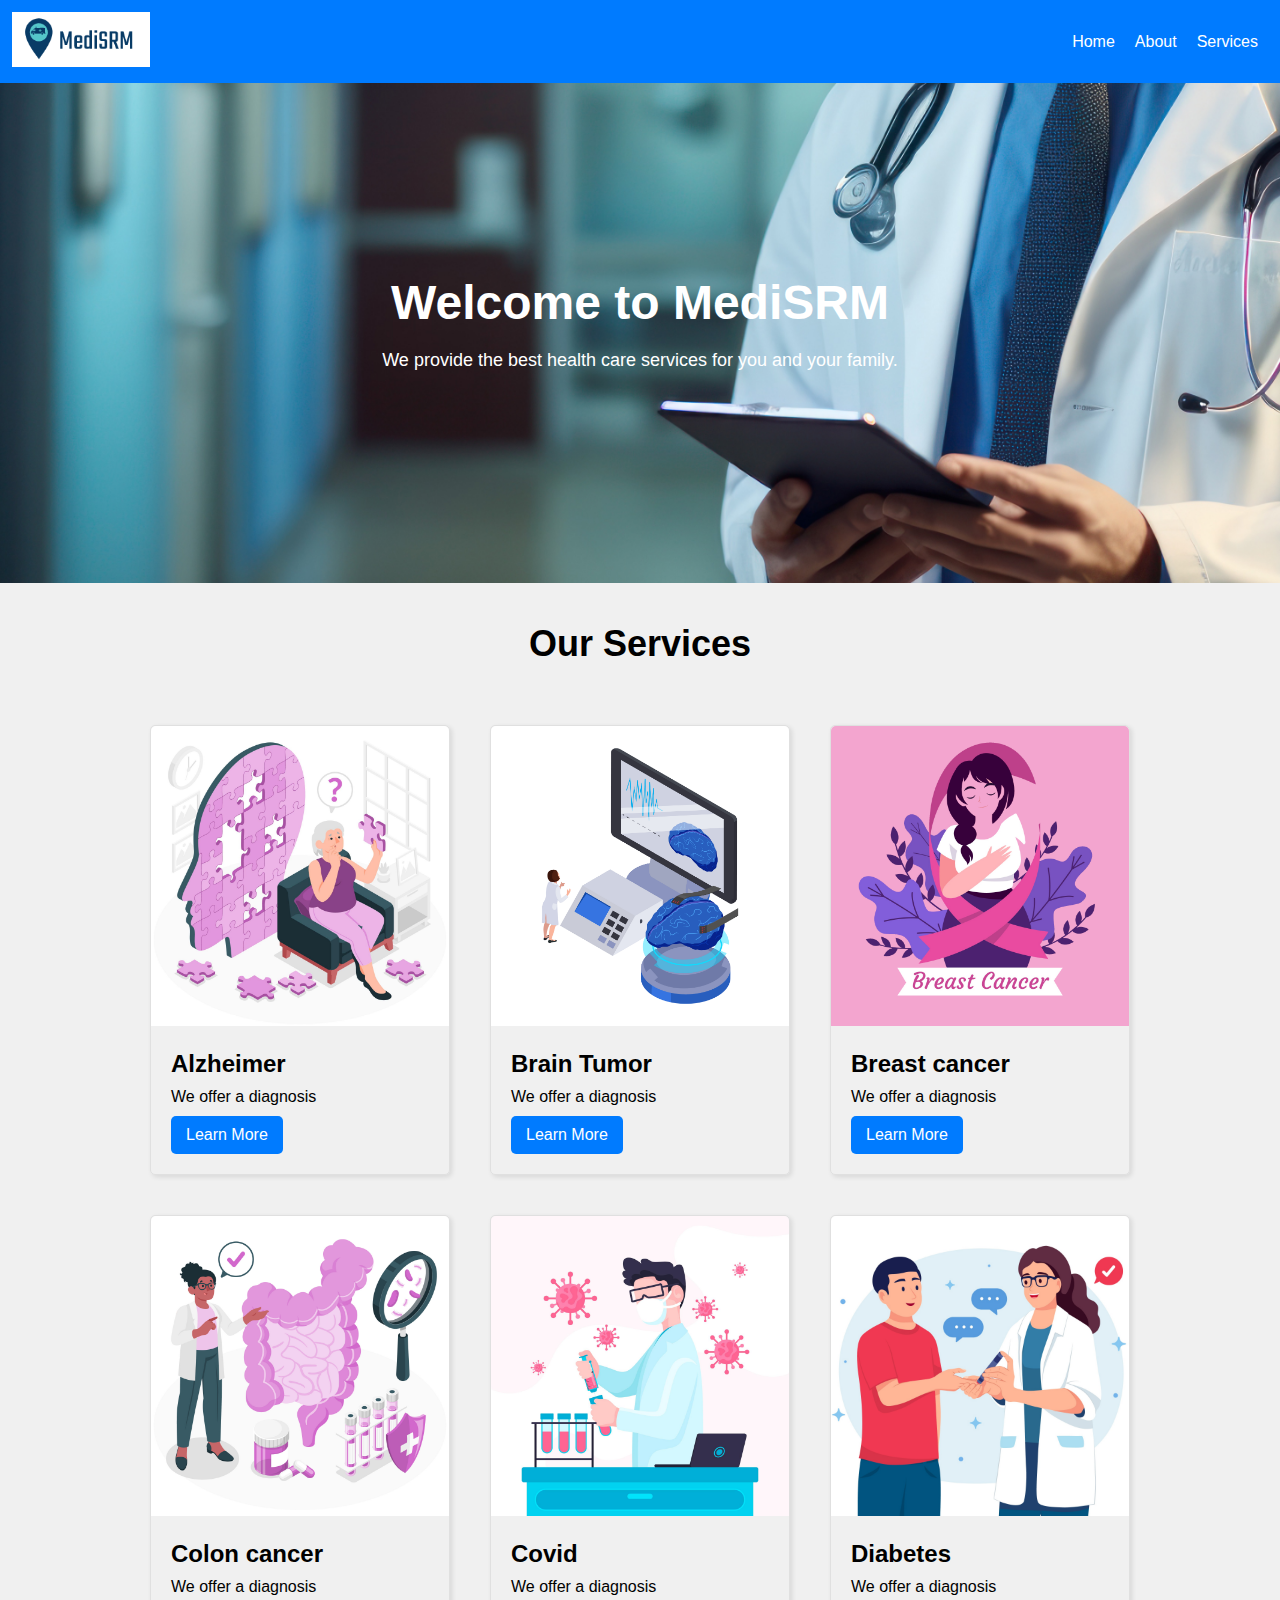
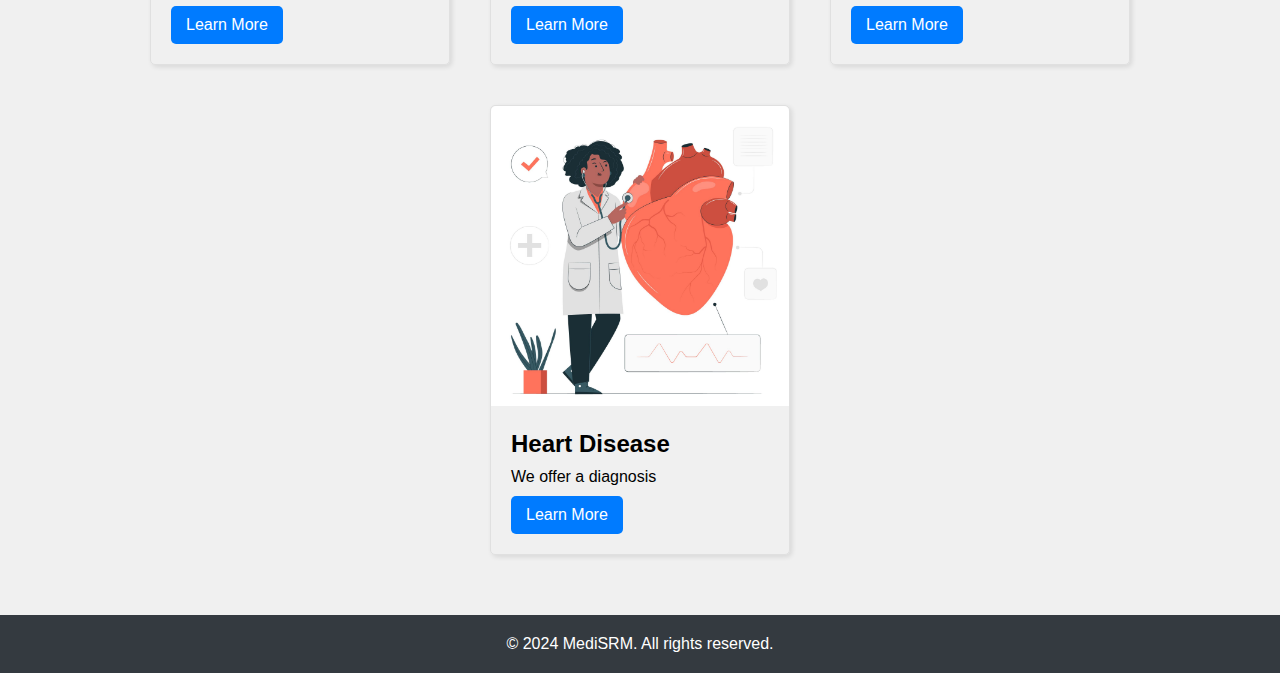
<file: templates/index.html>
<!DOCTYPE html>
<html lang="en">
<head>
    <meta charset="UTF-8">
    <meta name="viewport" content="width=device-width, initial-scale=1.0">
    <title>MediCare</title>
    <link rel="stylesheet" href="../static/css/styles.css">
</head>
<body>
    <div class="container">
        <div class="navbar">
            <div class="logo">
                <img src="../static/logo.png" alt="MediCare Logo">
            </div>
            <div class="menu">
                <a href="#">Home</a>
                <a href="#">About</a>
                <a href="#services">Services</a>
            </div>
        </div>
        <div class="banner">
            <h1>Welcome to MediSRM</h1>
            <p>We provide the best health care services for you and your family.</p>
        </div>
        <div class="services" id="services">
            <h2>Our Services</h2>
            <div class="grid">
                <div class="card">
                    <img src="../static/6215957.jpg" alt="alzheimer">
                    <div class="content">
                        <h3>Alzheimer</h3>
                        <p>We offer a diagnosis</p>
                        <a href="/alzheimer">Learn More</a>
                    </div>
                </div>
                <div class="card">
                    <img src="../static/brain_tumor.jpg" alt="brain_tumor">
                    <div class="content">
                        <h3>Brain Tumor</h3>
                        <p>We offer a diagnosis</p>
                        <a href="/brain_tumor">Learn More</a>
                    </div>
                </div>
                <div class="card">
                    <img src="/static/brest.png" alt="breast">
                    <div class="content">
                        <h3>Breast cancer</h3>
                        <p>We offer a diagnosis</p>
                        <a href="/breast">Learn More</a>
                    </div>
                </div>
                <div class="card">
                    <img src="/static/colon.jpg" alt="colon">
                    <div class="content">
                        <h3>Colon cancer</h3>
                        <p>We offer a diagnosis</p>
                        <a href="/colon">Learn More</a>
                    </div>
                </div>
                <div class="card">
                    <img src="/static/covid.jpg" alt="covid">
                    <div class="content">
                        <h3>Covid</h3>
                        <p>We offer a diagnosis</p>
                        <a href="/covid">Learn More</a>
                    </div>
                </div>
                <div class="card">
                    <img src="/static/diabetes.png" alt="diabetes">
                    <!-- <a href="https://www.freepik.com/free-vector/blood-glucose-monitoring-device_31135508.htm#query=diabetes%20logo&position=14&from_view=search&track=ais&uuid=6e3c3026-597f-4f1d-ae39-27c67f70b6c8">Image by brgfx</a> on Freepik -->
                    <div class="content">
                        <h3>Diabetes</h3>
                        <p>We offer a diagnosis</p>
                        <a href="/diabetes">Learn More</a>
                    </div>
                </div>
                <div class="card">
                    <img src="../static/heart2.jpg" alt="heart">
                    <div class="content">
                        <h3>Heart Disease</h3>
                        <p>We offer a diagnosis</p>
                        <a href="/heart">Learn More</a>
                    </div>
                </div>
            </div>
        </div>

        <script src="https://cdn.jsdelivr.net/npm/bootstrap@5.0.0-beta3/dist/js/bootstrap.bundle.min.js"
        integrity="sha384-JEW9xMcG8R+pH31jmWH6WWP0WintQrMb4s7ZOdauHnUtxwoG2vI5DkLtS3qm9Ekf"
        crossorigin="anonymous"></script>

        <div class="footer">
            <p>© 2024 MediSRM. All rights reserved.</p>
        </div>
    </div>
</body>
</html>
</file>
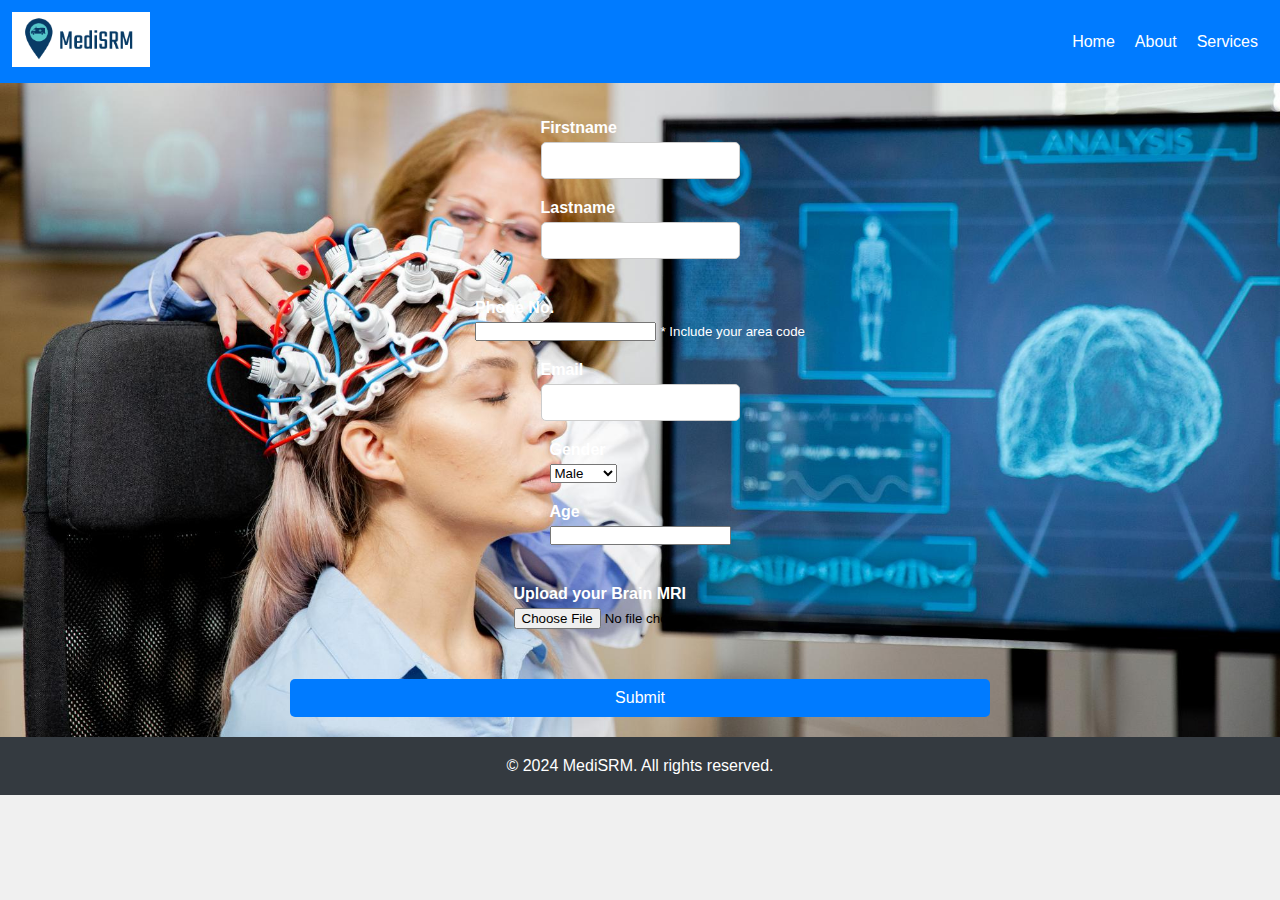
<file: templates/brain_tumor.html>
<!DOCTYPE html>
<html lang="en" class="eye">
<head>
    <meta charset="UTF-8">
    <meta name="viewport" content="width=device-width, initial-scale=1.0">
    <title>Brain Tumor | MediSRM</title>
    <!-- Bootstrap CSS -->
    <link href="https://cdn.jsdelivr.net/npm/bootstrap@5.0.0-beta3/dist/css/bootstrap.min.css" rel="stylesheet"
        integrity="sha384-eOJMYsd53ii+scO/bJGFsiCZc+5NDVN2yr8+0RDqr0Ql0h+rP48ckxlpbzKgwra6" crossorigin="anonymous">
    <link rel="stylesheet" href="../static/css/styles.css">
    <style>
        form {
            background-image: url("../static/brain_tumor_2.jpg");
        }
        mark {
            background-color: pink;
            color: white;
        }
    </style>
</head>
<body>
    <div>
        <header class="navbar eye">
            <div class="logo">
                <img src="/static/logo.png" alt="MediCare Logo">
            </div>
            <div class="menu">
                <a href="index.html">Home</a>
                <a href="#">About</a>
                <a href="index.html#services">Services</a>
            </div>
        </header>

        <form action='resultbt' class='main-form needs-validation' method="POST" enctype="multipart/form-data">
            <br><br>
            <div class="row">
                <div class="col">
                    <div class='form-group'>
                        <label for="firstname">Firstname</label>
                        <input type="text" name="firstname" id="firstname" class="form-control" required='True'>
                    </div>
                </div>
                <div class="col">
                    <div class='form-group'>
                        <label for="lastname">Lastname</label>
                        <input type="text" name="lastname" id="lastname" class="form-control" required='True'>
                    </div>
                </div>
            </div>
    
    
            <div class='form-group'>
                <label for="phone">Phone No.</label>
                <input type="number" name="phone" id="phone" class="form-control" required='True'>
                <small class='form-text ' style='color: #FFFFFF;'>* Include your area code</small>
            </div>
    
    
            <div class='form-group'>
                <label for="email">Email</label>
                <input type="email" name="email" id="email" class="form-control" required='True'>
            </div>
    
    
            <div class="row">
                <div class="col">
                    <div class="form-group">
                        <label for="gender">Gender</label>
                        <select name="gender" id="gender" class="form-control" required='True'>
                            <option value="male">Male</option>
                            <option value="female">Female</option>
                        </select>
                    </div>
                </div>
                <div class="col">
                    <div class='form-group'>
                        <label for="age">Age</label>
                        <input type="number" name="age" id="age" class="form-control" required='True'>
                    </div>
                </div>
            </div>
    
            <div class='form-group'>
                <label for="inputGroupFile02">Upload your Brain MRI </label>
                <input type="file" class="form-control" id="file" name='file'>
            </div>
    
    
            <div class='text-center'>
                <button type='submit' class='btn btn-outline-success' style='width:700px;margin-top: 30px;'> Submit
                </button>
            </div>
    
    
        </form>
        <footer class="footer eye">
            <p>© 2024 MediSRM. All rights reserved.</p>
        </footer>
    </div>
</body>
</html>
</file>
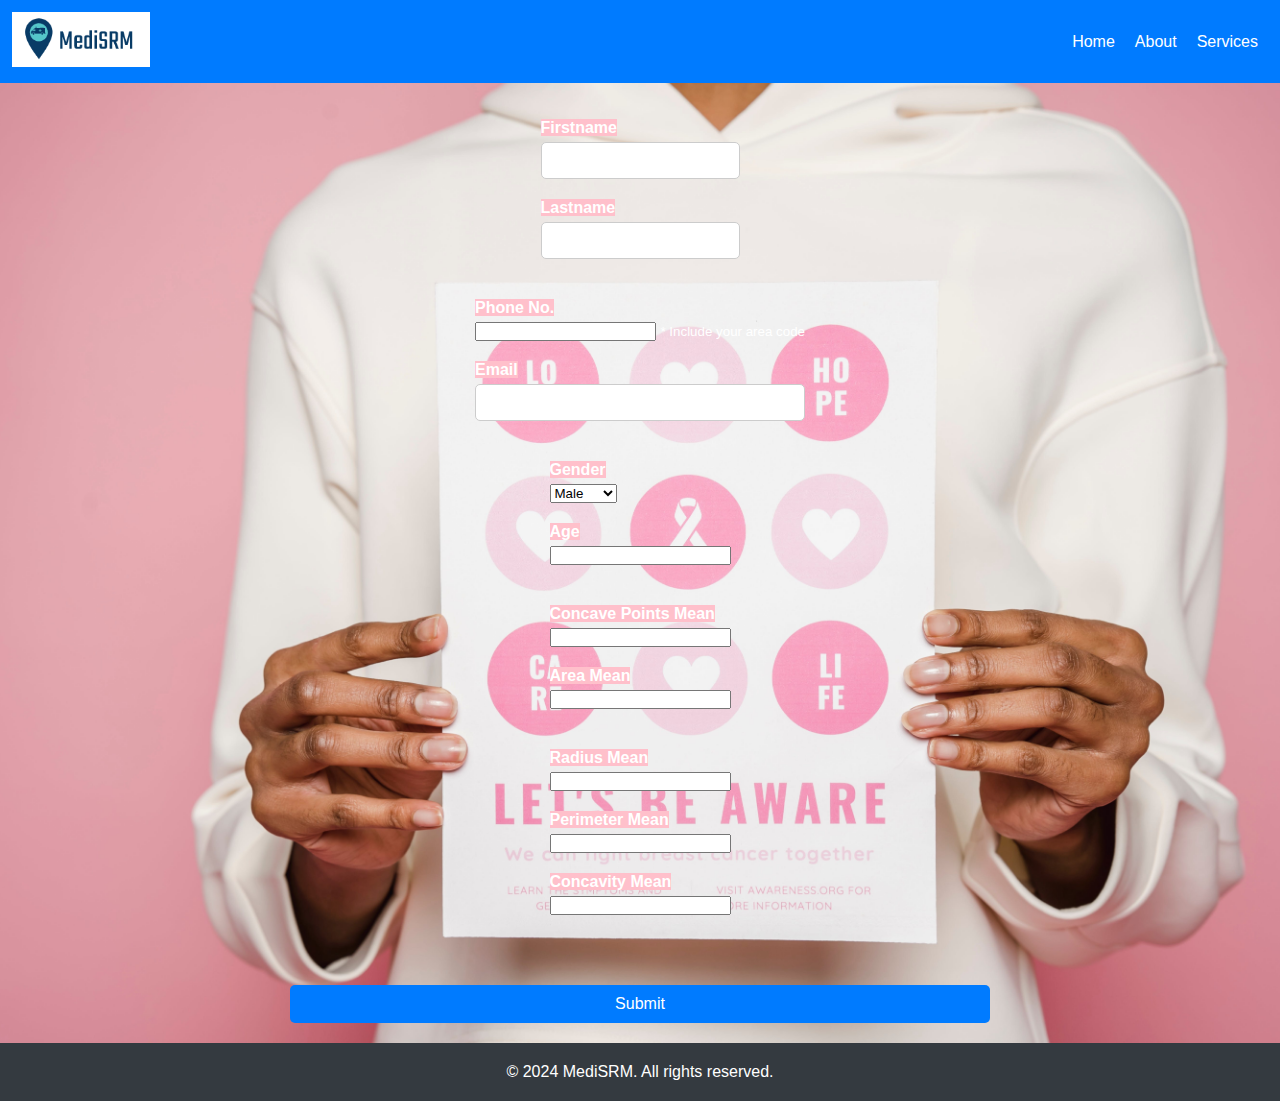
<file: templates/breast.html>
<!DOCTYPE html>
<html lang="en" class="eye">
<head>
    <meta charset="UTF-8">
    <meta name="viewport" content="width=device-width, initial-scale=1.0">
    <title>Breast Cancer | MediCare</title>
    <!-- Bootstrap CSS -->
    <link href="https://cdn.jsdelivr.net/npm/bootstrap@5.0.0-beta3/dist/css/bootstrap.min.css" rel="stylesheet"
        integrity="sha384-eOJMYsd53ii+scO/bJGFsiCZc+5NDVN2yr8+0RDqr0Ql0h+rP48ckxlpbzKgwra6" crossorigin="anonymous">
    <link rel="stylesheet" href="../static/css/styles.css">
    <style>
        form {
            background-image: url("../static/breast/breast_cancer_2.jpg");
        }
        mark {
            background-color: pink;
            color: white;
        }
    </style>
</head>
<body>
    <div>
        <header class="navbar eye">
            <div class="logo">
                <img src="../static/logo.png" alt="MediCare Logo">
            </div>
            <div class="menu">
                <a href="index.html">Home</a>
                <a href="#">About</a>
                <a href="index.html#services">Services</a>
            </div>
        </header>

        <form action='resultb' class='main-form needs-validation' method="POST" enctype="multipart/form-data">
            <br><br>
            <div class="row">
                <div class="col">
                    <div class='form-group'>
                        <label for="firstname"><mark>Firstname</mark></label>
                        <input type="text" name="firstname" id="firstname" class="form-control" required='True'>
                    </div>
                </div>
                <div class="col">
                    <div class='form-group'>
                        <label for="lastname"><mark>Lastname</mark></label>
                        <input type="text" name="lastname" id="lastname" class="form-control" required='True'>
                    </div>
                </div>
            </div>
    
            <div class="row">
                <div class='col'>
                    <label for="phone"><mark>Phone No.</mark></label>
                    <input type="number" name="phone" id="phone" class="form-control" required='True'>
                    <small class='form-text ' style='color: #FFFFFF;'>* Include your area code</small>
                </div>
    
    
                <div class='col'>
                    <label for="email"><mark>Email</mark></label>
                    <input type="email" name="email" id="email" class="form-control" required='True'>
                </div>
            </div>
    
    
            <div class="row">
                <div class="col">
                    <div class="form-group">
                        <label for="gender"><mark>Gender</mark></label>
                        <select name="gender" id="gender" class="form-control" required='True'>
                            <option value="male">Male</option>
                            <option value="female">Female</option>
                        </select>
                    </div>
                </div>
                <div class="col">
                    <div class='form-group'>
                        <label for="age"><mark>Age</mark></label>
                        <input type="number" name="age" id="age" class="form-control" required='True'>
                    </div>
                </div>
            </div>
    
            <div class="row">
                <div class="col">
                    <div class="form-group">
                        <label for="concave_points_mean"><mark>Concave Points Mean</mark></label>
                        <input type="number" step="any" name="concave_points_mean" id="concave_points_mean" class="form-control"
                            required='True'>
                    </div>
                </div>
                <div class="col">
                    <div class='form-group'>
                        <label for="area_mean"><mark>Area Mean</mark></label>
                        <input type="number" step="any" name="area_mean" id="area_mean" class="form-control" required='True'>
                    </div>
                </div>
            </div>
    
            <div class="row">
                <div class="col">
                    <div class="form-group">
                        <label for="radius_mean"><mark>Radius Mean</mark></label>
                        <input type="number" step="any" name="radius_mean" id="radius_mean" class="form-control" required='True'>
                    </div>
                </div>
                <div class="col">
                    <div class='form-group'>
                        <label for="perimeter_mean"><mark>Perimeter Mean</mark></label>
                        <input type="number" step="any" name="perimeter_mean" id="perimeter_mean" class="form-control" required='True'>
                    </div>
                </div>
                <div class="col">
                    <div class='form-group'>
                        <label for="concavity_mean"><mark>Concavity Mean</mark></label>
                        <input type="number" step="any" name="concavity_mean" id="concavity_mean" class="form-control" required='True'>
                    </div>
                </div>
            </div>
    
    
            <div class='text-center'>
                <button type='submit' class='btn btn-outline-success' style='width:700px;margin-top: 30px;'> Submit
                </button>
            </div>
    
    
    
        </form>
        <footer class="footer eye">
            <p>© 2024 MediSRM. All rights reserved.</p>
        </footer>
    </div>
</body>
</html>
</file>
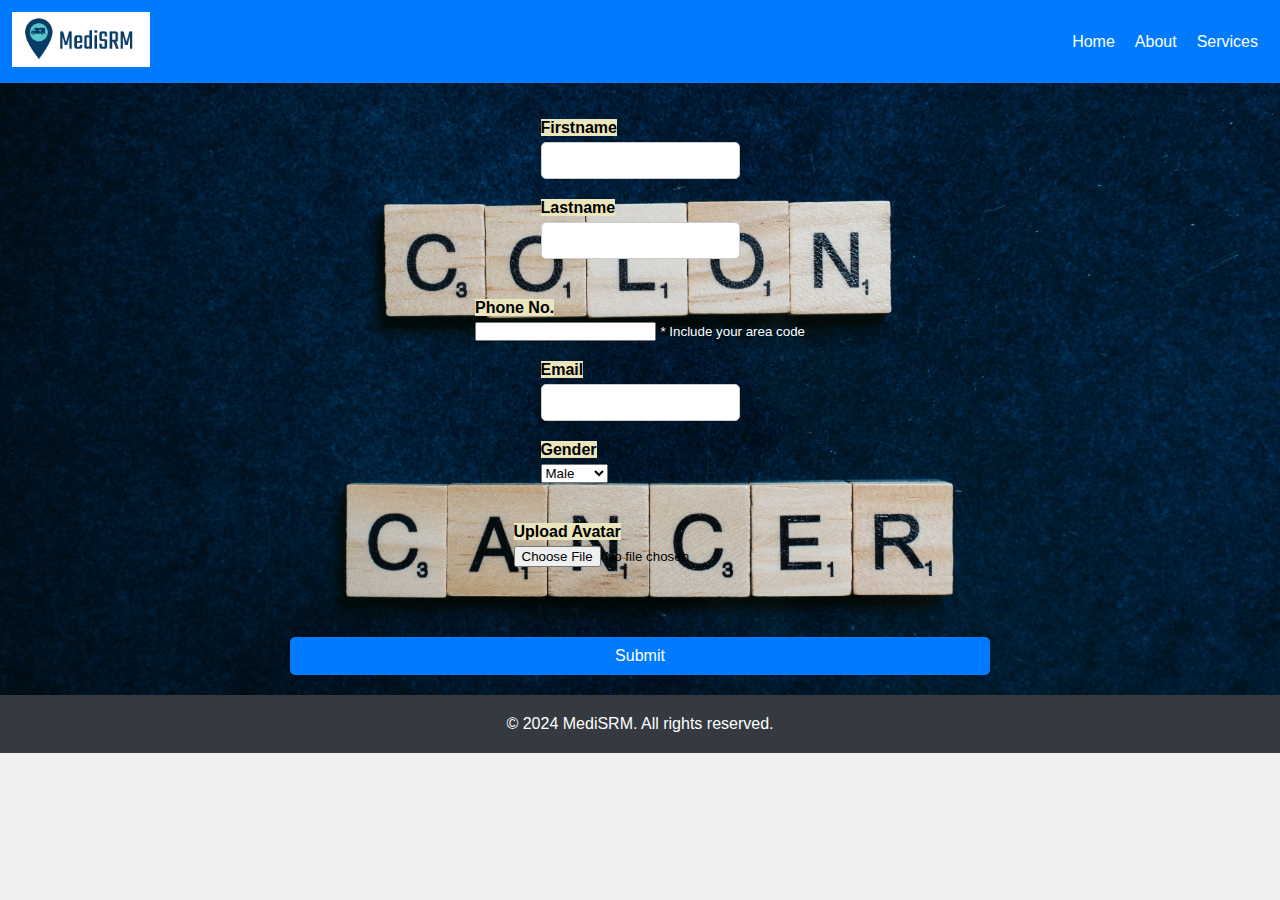
<file: templates/colon.html>
<!DOCTYPE html>
<html lang="en" class="eye">
<head>
    <meta charset="UTF-8">
    <meta name="viewport" content="width=device-width, initial-scale=1.0">
    <title>Colon Cancer | MediSRM</title>
    <!-- Bootstrap CSS -->
    <link href="https://cdn.jsdelivr.net/npm/bootstrap@5.0.0-beta3/dist/css/bootstrap.min.css" rel="stylesheet"
        integrity="sha384-eOJMYsd53ii+scO/bJGFsiCZc+5NDVN2yr8+0RDqr0Ql0h+rP48ckxlpbzKgwra6" crossorigin="anonymous">
    <link rel="stylesheet" href="../static/css/styles.css">
    <style>
        form {
            background-image: url("/static/colon/colon_cancer.jpg");
        }
        mark {
            background-color: #EAE5BC;
            color: black;
        }
    </style>
</head>
<body>
    <div>
        <header class="navbar eye">
            <div class="logo">
                <img src="../static/logo.png" alt="MediCare Logo">
            </div>
            <div class="menu">
                <a href="index.html">Home</a>
                <a href="#">About</a>
                <a href="index.html#services">Services</a>
            </div>
        </header>

        <form action='resultco' class='main-form needs-validation' method="POST">
            <br><br>
            <div class="row">
                <div class="col">
                    <div class='form-group'>
                        <label for="firstname"><mark>Firstname</mark></label>
                        <input type="text" name="firstname" id="firstname" class="form-control" required='True'>
                    </div>
                </div>
                <div class="col">
                    <div class='form-group'>
                        <label for="lastname"><mark>Lastname</mark></label>
                        <input type="text" name="lastname" id="lastname" class="form-control" required='True'>
                    </div>
                </div>
            </div>
    
            <div class='form-group'>
                <label for="phone"><mark>Phone No.</mark></label>
                <input type="number" name="phone" id="phone" class="form-control" required='True'>
                <small class='form-text ' style='color: #FFFFFF;'>* Include your area code</small>
            </div>
    
            <div class="row">
                <div class="col">
                    <div class='form-group'>
                        <label for="email"><mark>Email</mark></label>
                        <input type="email" name="email" id="email" class="form-control" required='True'>
                    </div>
                </div>
                <div class="col">
                    <div class="form-group">
                        <label for="gender"><mark>Gender</mark></label>
                        <select name="gender" id="gender" class="form-control" required='True'>
                            <option value="male">Male</option>
                            <option value="female">Female</option>
                        </select>
                    </div>
                </div>
            </div>
    
            <div class="row">
                <div class="form-group">
                    <label for="avatar"><mark>Upload Avatar</mark></label>
                    <input type="file" name="avatar" accept="image/*">
                </div>
            </div>

            <div class='text-center'>
                <button type='submit' class='btn btn-outline-success' style='width:700px;margin-top: 30px;'> Submit
                </button>
            </div>
    
    
        </form>
        <footer class="footer eye">
            <p>© 2024 MediSRM. All rights reserved.</p>
        </footer>
    </div>
</body>
</html>
</file>
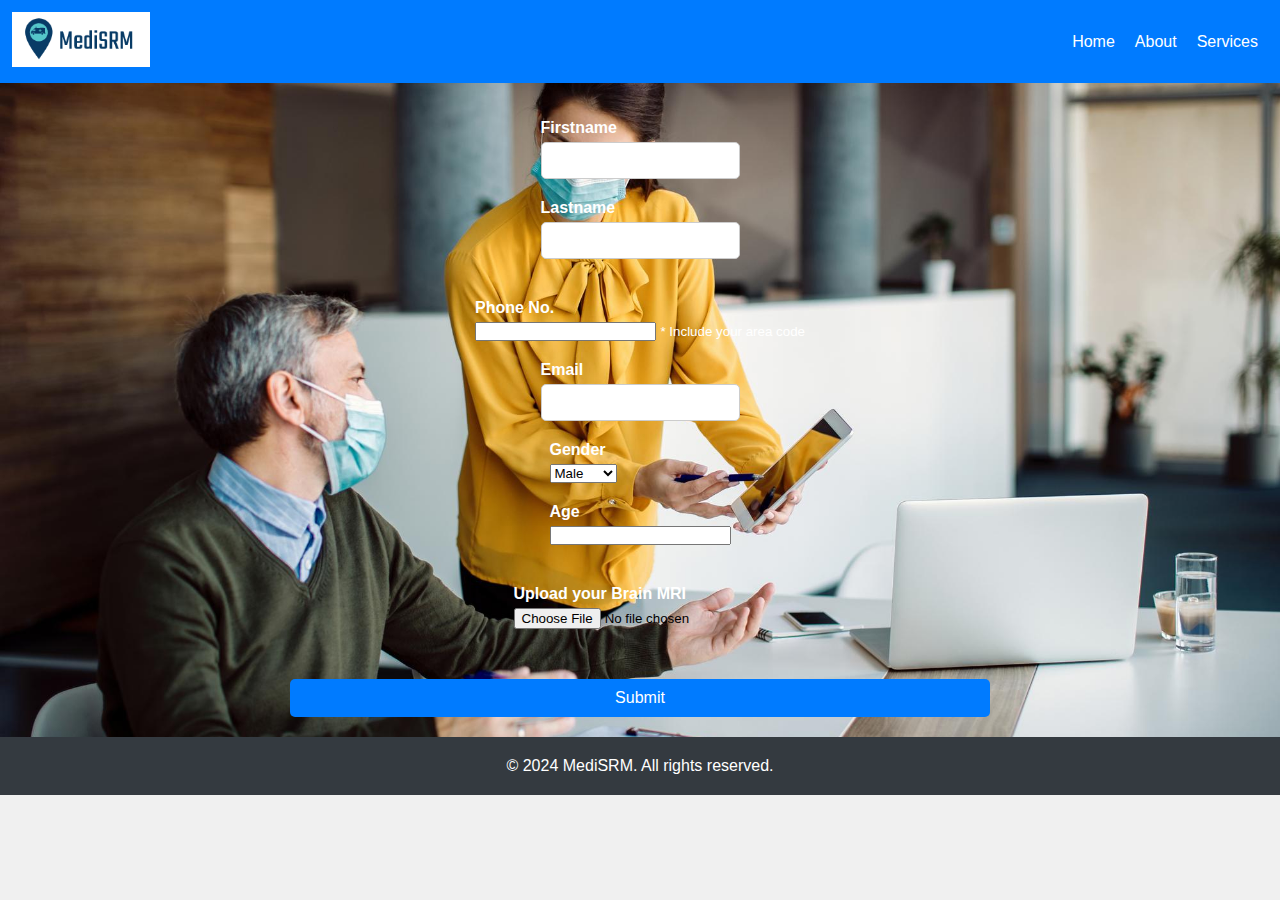
<file: templates/covid.html>
<!DOCTYPE html>
<html lang="en" class="eye">
<head>
    <meta charset="UTF-8">
    <meta name="viewport" content="width=device-width, initial-scale=1.0">
    <title>Brain Tumor | MediSRM</title>
    <!-- Bootstrap CSS -->
    <link href="https://cdn.jsdelivr.net/npm/bootstrap@5.0.0-beta3/dist/css/bootstrap.min.css" rel="stylesheet"
        integrity="sha384-eOJMYsd53ii+scO/bJGFsiCZc+5NDVN2yr8+0RDqr0Ql0h+rP48ckxlpbzKgwra6" crossorigin="anonymous">
    <link rel="stylesheet" href="../static/css/styles.css">
    <style>
        form {
            background-image: url("../static/covid_2.jpg");
        }
        mark {
            background-color: pink;
            color: white;
        }
    </style>
</head>
<body>
    <div>
        <header class="navbar eye">
            <div class="logo">
                <img src="../static/logo.png" alt="MediCare Logo">
            </div>
            <div class="menu">
                <a href="index.html">Home</a>
                <a href="#">About</a>
                <a href="index.html#services">Services</a>
            </div>
        </header>

        <form action='resultcov' class='main-form needs-validation' method="POST" enctype="multipart/form-data">
            <br><br>
            <div class="row">
                <div class="col">
                    <div class='form-group'>
                        <label for="firstname">Firstname</label>
                        <input type="text" name="firstname" id="firstname" class="form-control" required='True'>
                    </div>
                </div>
                <div class="col">
                    <div class='form-group'>
                        <label for="lastname">Lastname</label>
                        <input type="text" name="lastname" id="lastname" class="form-control" required='True'>
                    </div>
                </div>
            </div>
    
    
            <div class='form-group'>
                <label for="phone">Phone No.</label>
                <input type="number" name="phone" id="phone" class="form-control" required='True'>
                <small class='form-text ' style='color: #FFFFFF;'>* Include your area code</small>
            </div>
    
    
            <div class='form-group'>
                <label for="email">Email</label>
                <input type="email" name="email" id="email" class="form-control" required='True'>
            </div>
    
    
            <div class="row">
                <div class="col">
                    <div class="form-group">
                        <label for="gender">Gender</label>
                        <select name="gender" id="gender" class="form-control" required='True'>
                            <option value="male">Male</option>
                            <option value="female">Female</option>
                        </select>
                    </div>
                </div>
                <div class="col">
                    <div class='form-group'>
                        <label for="age">Age</label>
                        <input type="number" name="age" id="age" class="form-control" required='True'>
                    </div>
                </div>
            </div>
    
            <div class='form-group'>
                <label for="inputGroupFile02">Upload your Brain MRI </label>
                <input type="file" class="form-control" id="file" name='file'>
            </div>
    
    
            <div class='text-center'>
                <button type='submit' class='btn btn-outline-success' style='width:700px;margin-top: 30px;'> Submit
                </button>
            </div>
    
    
        </form>
        <footer class="footer eye">
            <p>© 2024 MediSRM. All rights reserved.</p>
        </footer>
    </div>
</body>
</html>
</file>
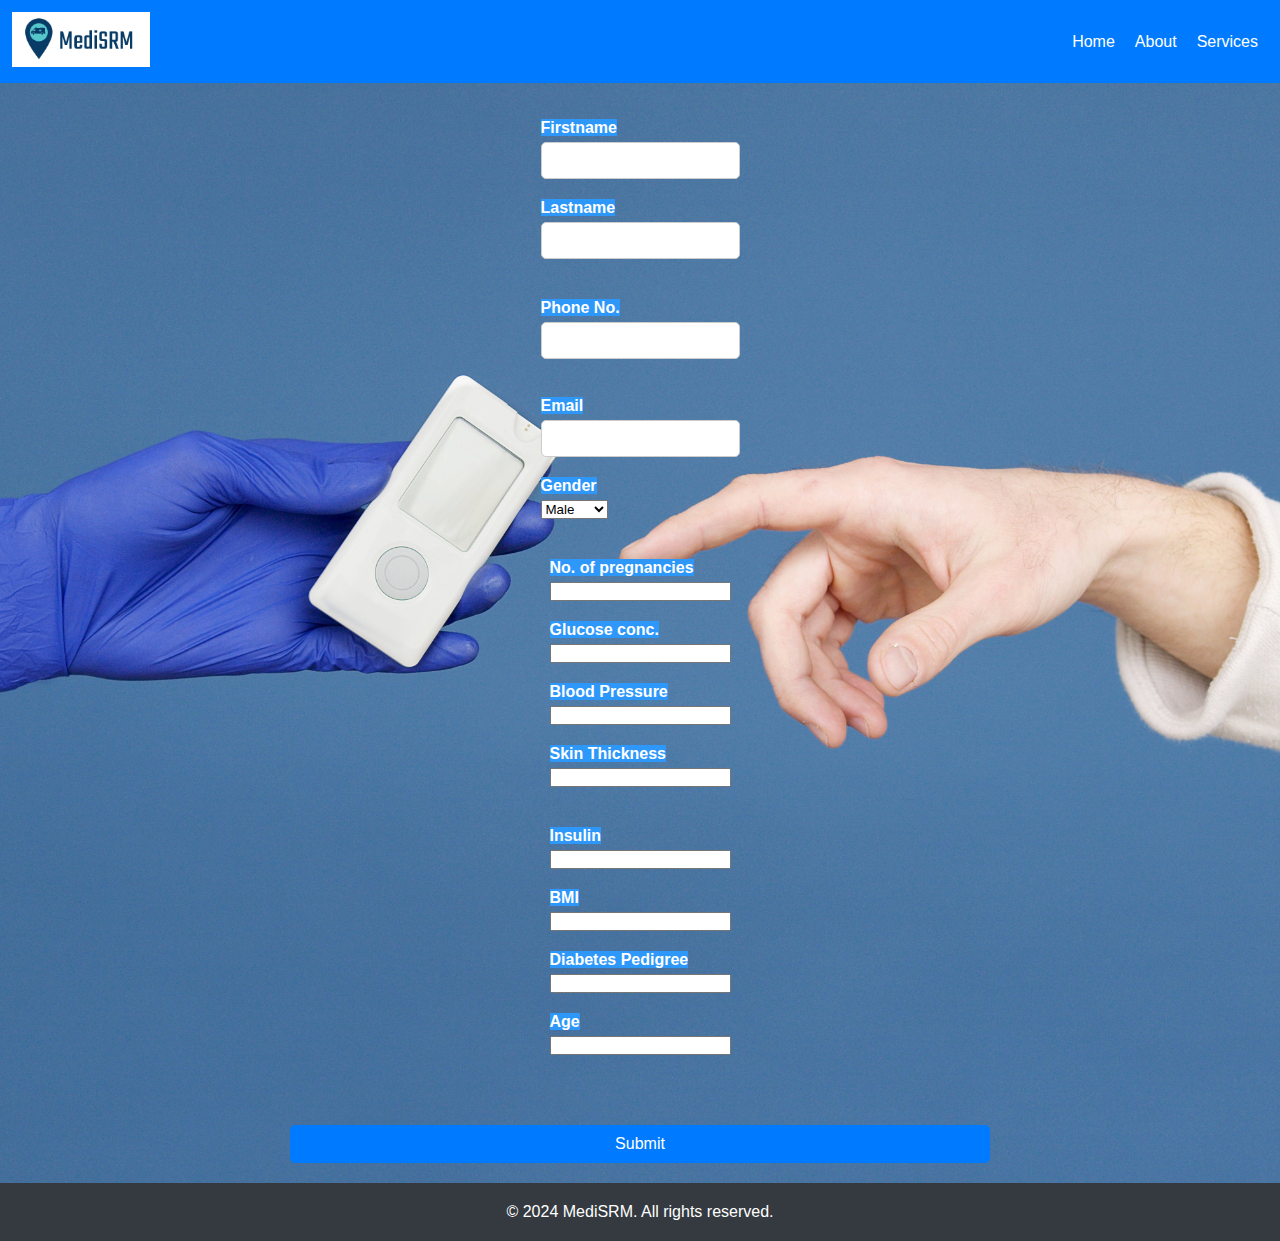
<file: templates/diabetes.html>
<!DOCTYPE html>
<html lang="en" class="eye">
<head>
    <meta charset="UTF-8">
    <meta name="viewport" content="width=device-width, initial-scale=1.0">
    <title>Eye Care | MediCare</title>
    <!-- Bootstrap CSS -->
    <link href="https://cdn.jsdelivr.net/npm/bootstrap@5.0.0-beta3/dist/css/bootstrap.min.css" rel="stylesheet"
        integrity="sha384-eOJMYsd53ii+scO/bJGFsiCZc+5NDVN2yr8+0RDqr0Ql0h+rP48ckxlpbzKgwra6" crossorigin="anonymous">
    <link rel="stylesheet" href="../static/css/styles.css">
    <style>
        form {
            background-image: url("/static/diabetes/diabetes3.jpg");
        }
        mark {
            background-color: #2D97FA;
            color: white;
        }
    </style>
</head>
<body>
    <div>
        <header class="navbar eye">
            <div class="logo">
                <img src="../static/logo.png" alt="MediCare Logo">
            </div>
            <div class="menu">
                <a href="index.html">Home</a>
                <a href="#">About</a>
                <a href="index.html#services">Services</a>
            </div>
        </header>

            <form action='resultd' class='main-form needs-validation' method="POST">
                <br><br>
                <div class="row">
                    <div class="col">
                        <div>
                            <label for="firstname"><mark>Firstname</mark></label>
                            <input type="text" name="firstname" id="firstname" class="form-control" required='True'>
                        </div>
                    </div>
                    <div class="col">
                        <div>
                            <label for="lastname"><mark>Lastname</mark></label>
                            <input type="text" name="lastname" id="lastname" class="form-control" required='True'>
                        </div>
                    </div>
                </div>
        
                <div>
                    <label for="phone"><mark>Phone No.</mark></label>
                    <input type="text" name="phone" id="phone" class="form-control" required='True'>
                </div>
                <br>
                <div class="row">
                    <div class="col">
                        <div>
                            <label for="email"><mark>Email</mark></label>
                            <input type="email" name="email" id="email" class="form-control" required='True'>
                        </div>
                    </div>
                    <div class="col">
                        <div>
                            <label for="gender"><mark>Gender</mark></label>
                            <select name="gender" id="gender" class="form-control" required='True'>
                                <option value="male">Male</option>
                                <option value="female">Female</option>
                                <option value="other">Other</option>
                            </select>
                        </div>
                    </div>
                </div>
        
                <div class='row'>
                    <div class="col">
                        <label for="pregnancies"><mark>No. of pregnancies</mark></label>
                        <input type="number" required='True' name='pregnancies' id='pregnancies' class='form-control'>
                    </div>
        
                    <div class="col">
                        <label for="glucose"><mark>Glucose conc.</mark></label>
                        <input type="number" required='True' name='glucose' id='glucose' class='form-control'>
                    </div>
        
                    <div class="col">
                        <label for="bloodpressure"><mark>Blood Pressure</mark></label>
                        <input type="number" required='True' name='bloodpressure' id='bloodpressure' class='form-control'>
                    </div>
        
                    <div class="col">
                        <label for="skin"><mark>Skin Thickness</mark></label>
                        <input type="number" required='True' name='skin' id='skin' class='form-control'>
                    </div>
                </div>
        
                <div class='row'>
        
                    <div class="col">
                        <label for="insulin"><mark>Insulin</mark></label>
                        <input type="number" required='True' name='insulin' id='insulin' class='form-control'>
                    </div>
        
                    <div class="col">
                        <label for="bmi"><mark>BMI</mark></label>
                        <input type='number' step="any" required='True' name='bmi' id='bmi' class='form-control'>
                    </div>
        
                    <div class="col">
                        <label for="diabetespedigree"><mark>Diabetes Pedigree</mark></label>
                        <input type="number" step="any" required='True' name='diabetespedigree' id='diabetespedigree' class='form-control'>
                    </div>
        
                    <div class="col">
                        <label for="age"><mark>Age</mark></label>
                        <input type="number" name="age" id="age" class="form-control" required='True'>
                    </div>
                </div>
        
                <div class='text-center'>
                    <button type='submit' class='btn btn-outline-success' style='width:700px;margin-top: 30px;'> Submit
                    </button>
                </div>
        
        
        
            </form>
        
        <script src="https://cdn.jsdelivr.net/npm/bootstrap@5.0.0-beta3/dist/js/bootstrap.bundle.min.js"
        integrity="sha384-JEW9xMcG8R+pH31jmWH6WWP0WintQrMb4s7ZOdauHnUtxwoG2vI5DkLtS3qm9Ekf"
        crossorigin="anonymous"></script>

        <footer class="footer eye">
            <p>© 2024 MediSRM. All rights reserved.</p>
        </footer>
    </div>
</body>
</html>
</file>
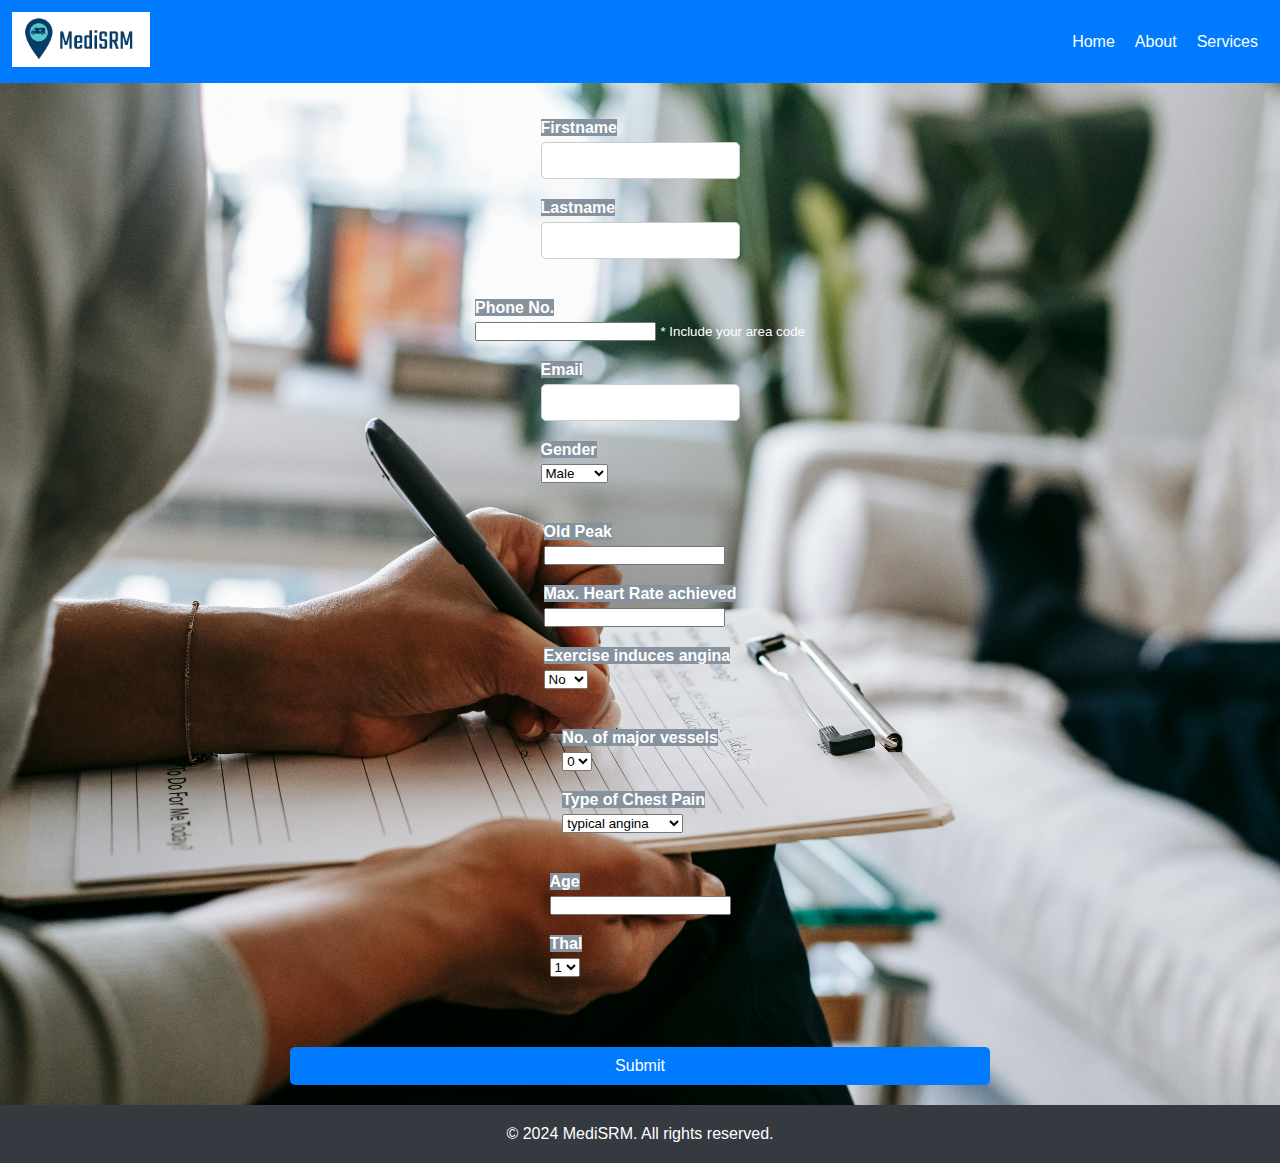
<file: templates/heart.html>
<!DOCTYPE html>
<html lang="en" class="eye">
<head>
    <meta charset="UTF-8">
    <meta name="viewport" content="width=device-width, initial-scale=1.0">
    <title>Eye Care | MediCare</title>
    <!-- Bootstrap CSS -->
    <link href="https://cdn.jsdelivr.net/npm/bootstrap@5.0.0-beta3/dist/css/bootstrap.min.css" rel="stylesheet"
        integrity="sha384-eOJMYsd53ii+scO/bJGFsiCZc+5NDVN2yr8+0RDqr0Ql0h+rP48ckxlpbzKgwra6" crossorigin="anonymous">
    <link rel="stylesheet" href="../static/css/styles.css">
    <style>
        form {
            background-image: url("../static/heart/heart.jpg");
        }
        mark {
            background-color: #86929E;
            color:#FFFFFF;
        }
        
    </style>
</head>
<body>
    <div>
        <header class="navbar eye">
            <div class="logo">
                <img src="../static/logo.png" alt="MediCare Logo">
            </div>
            <div class="menu">
                <a href="index.html">Home</a>
                <a href="#">About</a>
                <a href="index.html#services">Services</a>
            </div>
        </header>

        <form action='resulth' class='main-form needs-validation' method="POST">
            <br><br>
            <div class="row">
                <div class="col">
                    <div class='form-group'>
                        <label for="firstname"><mark>Firstname</mark></label>
                        <input type="text" name="firstname" id="firstname" class="form-control" required='True'>
                    </div>
                </div>
                <div class="col">
                    <div class='form-group'>
                        <label for="lastname"><mark>Lastname</mark></label>
                        <input type="text" name="lastname" id="lastname" class="form-control" required='True'>
                    </div>
                </div>
            </div>
    
            <div class='form-group'>
                <label for="phone"><mark>Phone No.</mark></label>
                <input type="number" name="phone" id="phone" class="form-control" required='True'>
                <small class='form-text ' style='color: #FFFFFF;'>* Include your area code</small>
            </div>
    
            <div class="row">
                <div class="col">
                    <div class='form-group'>
                        <label for="email"><mark>Email</mark></label>
                        <input type="email" name="email" id="email" class="form-control" required='True'>
                    </div>
                </div>
                <div class="col">
                    <div class="form-group">
                        <label for="gender"><mark>Gender</mark></label>
                        <select name="gender" id="gender" class="form-control" required='True'>
                            <option value="male">Male</option>
                            <option value="female">Female</option>
                        </select>
                    </div>
                </div>
            </div>
    
            <div class='row'>
    
                <div class="col">
                    <label for="op"><mark>Old Peak</mark></label>
                    <input type="number" step='any' required='True' name='op' id='op' class='form-control'>
                </div>
    
                <div class="col">
                    <label for="mhra"><mark>Max. Heart Rate achieved</mark></label>
                    <input type='number' step="any" required='True' name='mhra' id='mhra' class='form-control'>
                </div>

                <div class="col">
                    <label for="eia"><mark>Exercise induces angina</mark></label>
                    <select required='True' name='eia' id='eia' class='form-control'>
                        <option value="0">No</option>
                        <option value="1">Yes</option>
                    </select>
                </div>
            </div>
    
            <div class='row'>
                <div class="col-12">
                    <label for="nmv"><mark>No. of major vessels</mark></label>
                    <select required='True' name='nmv' id='nmv' class='form-control'>
                        <option value="0">0</option>
                        <option value="1">1</option>
                        <option value="2">2</option>
                        <option value="3">3</option>
                        <option value="4">4</option>
                    </select>
                </div>
                <div class="col-12">
                    <label for="tcp"><mark>Type of Chest Pain</mark></label>
                    <select  required='True' name='tcp' id='tcp' class='form-control'>
                        <option value="0">typical angina</option>
                        <option value="1">atypical angina</option>
                        <option value="2">non-anginal pain</option>
                        <option value="3">asymptomatic</option>
                    </select>
                </div>
            </div>
            <div class="row">
                <div class="col">
                    <label for="age"><mark>Age</mark></label>
                    <input type="number" name="age" id="age" class="form-control" required='True'>
                </div>
    
                <div class="col">
                    <label for="thal"><mark>Thal</mark></label>
                    <select required='True' name='thal' id='thal' class='form-control'>
                        <option value="1">1</option>
                        <option value="2">2</option>
                        <option value="3">3</option>
                    </select>
                </div>
            </div>
    
            <div class='text-center'>
                <button type='submit' class='btn btn-outline-success' style='width:700px;margin-top: 30px;'> Submit
                </button>
            </div>
    
    
    
        </form>

        <script src="https://cdn.jsdelivr.net/npm/bootstrap@5.0.0-beta3/dist/js/bootstrap.bundle.min.js"
        integrity="sha384-JEW9xMcG8R+pH31jmWH6WWP0WintQrMb4s7ZOdauHnUtxwoG2vI5DkLtS3qm9Ekf"
        crossorigin="anonymous"></script>

        <footer class="footer eye">
            <p>© 2024 MediSRM. All rights reserved.</p>
        </footer>
    </div>
</body>
</html>
</file>
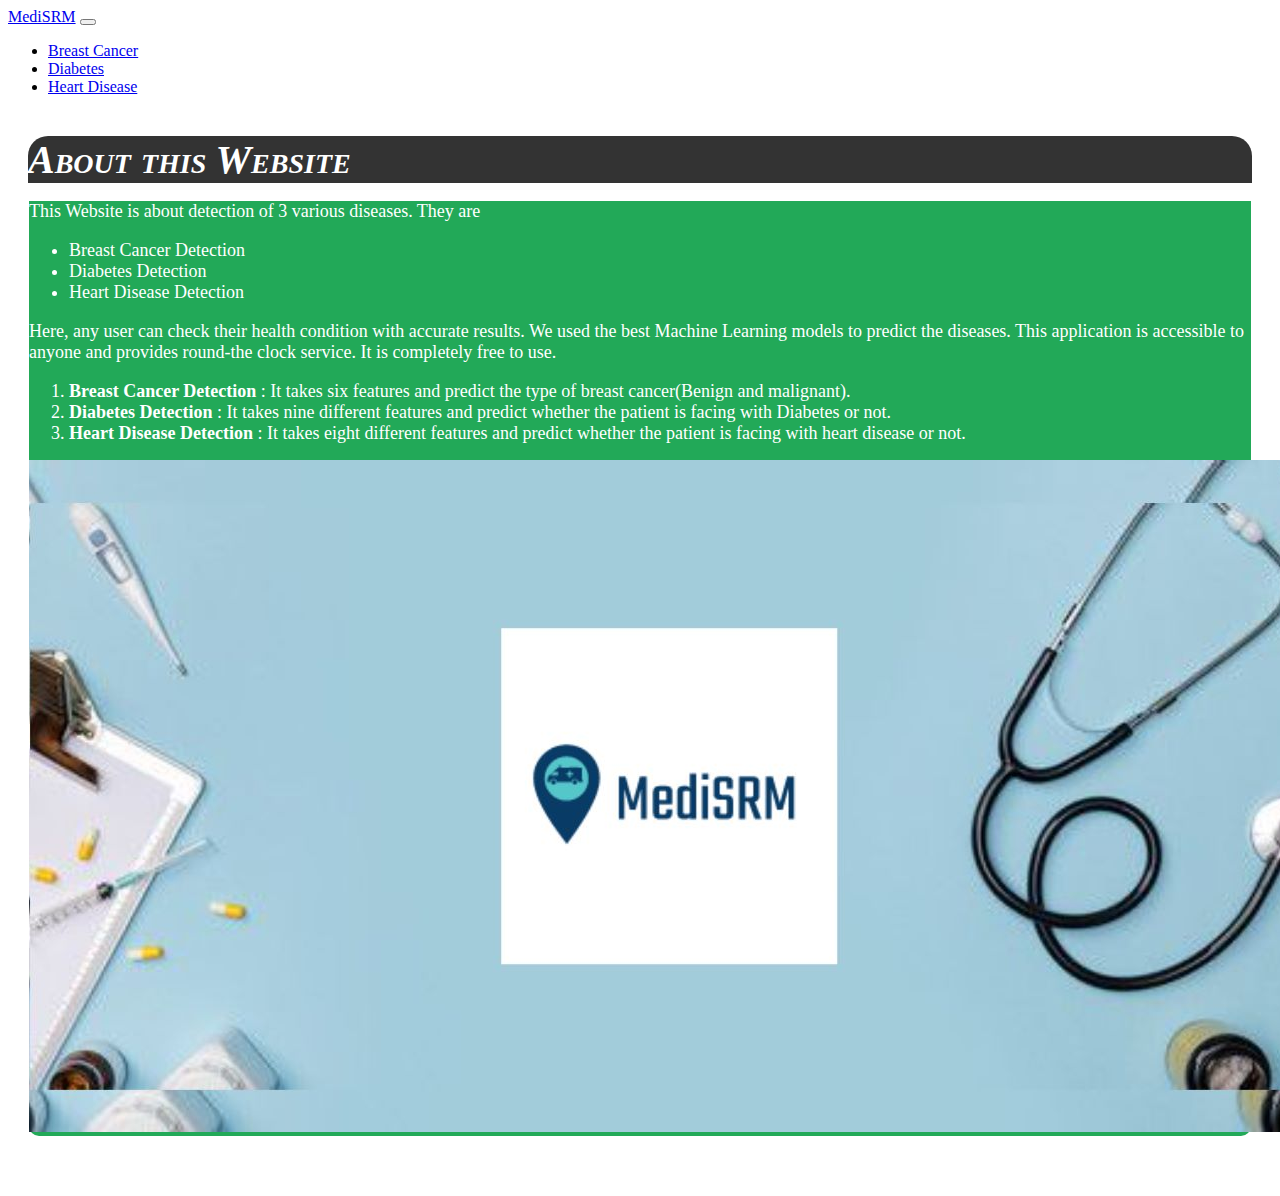
<file: templates/homepage.html>
<!doctype html>
<html lang="en">

<head>
    <!-- Required meta tags -->
    <meta charset="utf-8">
    <meta name="viewport" content="width=device-width, initial-scale=1">

    <!-- Bootstrap CSS -->
    <link href="https://cdn.jsdelivr.net/npm/bootstrap@5.0.0-beta3/dist/css/bootstrap.min.css" rel="stylesheet"
        integrity="sha384-eOJMYsd53ii+scO/bJGFsiCZc+5NDVN2yr8+0RDqr0Ql0h+rP48ckxlpbzKgwra6" crossorigin="anonymous">

    <title>Hack SRM 4.0</title>
</head>

<body>


    <nav class="navbar navbar-expand-lg navbar-dark bg-dark">
        <div class="container-fluid">
            <a class="navbar-brand" href="/">MediSRM</a>
            <button class="navbar-toggler" type="button" data-bs-toggle="collapse"
                data-bs-target="#navbarSupportedContent" aria-controls="navbarSupportedContent" aria-expanded="false"
                aria-label="Toggle navigation">
                <span class="navbar-toggler-icon"></span>
            </button>
            <div class="collapse navbar-collapse" id="navbarSupportedContent">
                <ul class="navbar-nav me-auto mb-2 mb-lg-0">
                    <li class="nav-item">
                        <a class="nav-link " aria-current="page" href="/breastcancer">Breast Cancer</a>
                    </li>

                    <li class="nav-item">
                        <a class="nav-link " aria-current="page" href="/diabetes">Diabetes</a>
                    </li>

                    <li class="nav-item">
                        <a class="nav-link " aria-current="page" href="/heartdisease">Heart Disease</a>
                    </li>
                </ul>
            </div>
        </div>
    </nav>


    <div style='margin:40px 20px 60px 20px'>
        <h1 class='text-center py-3' style="color: rgb(255, 255, 255);font-size: 40px;font-variant: petite-caps;background-color: rgb(0, 0, 0,0.8);border-radius: 20px 20px 0px 0px;margin-bottom:0px"><b><i>About this Website</i></b></h1>
        <div class="row py-3" style='background-color: rgb(34, 169, 88);border-radius: 0px 0px 10px 10px;margin-left:1px;margin-right:1px'>
            <div class="col" >
                <p class="text-left" style='font-size:18px;color:white'>
                    This Website is about detection of 3 various diseases. They are<ul>
                        <li class="text-left" style='font-size:18px;color:white'>Breast Cancer Detection</li>
                        <li class="text-left" style='font-size:18px;color:white'>Diabetes Detection</li>
                        <li class="text-left" style='font-size:18px;color:white'>Heart Disease Detection</li>
                    </ul>
                   <p class="text-left" style='font-size:18px;color:white'> Here, any user can check their health condition with accurate results. We used the best Machine Learning models to
                    predict the diseases. This application is accessible to anyone and provides round-the clock service. It is completely free to use.
                    <ol>
                        <li class="text-left" style='font-size:18px;color:white'> <b>Breast Cancer Detection</b> : It takes six features and predict the type of breast cancer(Benign and malignant). </li>
                        <li class="text-left" style='font-size:18px;color:white'> <b>Diabetes Detection</b> : It takes nine different features and predict whether the patient is facing
                        with Diabetes or not. </li>
                        <li class="text-left" style='font-size:18px;color:white'> <b>Heart Disease Detection</b> : It takes eight different features and predict whether the patient is facing 
                        with heart disease or not. </li>
                    </ol>
                   </p>  
                </p>
            </div>
            <div class="col">
                <img src="../static/Main Page.jpg" class="img-fluid rounded mx-auto d-block" alt="...">
            </div>

        </div>
    </div>

    <!-- Option 1: Bootstrap Bundle with Popper -->
    <script src="https://cdn.jsdelivr.net/npm/bootstrap@5.0.0-beta3/dist/js/bootstrap.bundle.min.js"
        integrity="sha384-JEW9xMcG8R+pH31jmWH6WWP0WintQrMb4s7ZOdauHnUtxwoG2vI5DkLtS3qm9Ekf"
        crossorigin="anonymous"></script>

</body>

</html>
</file>
<file: static/css/styles.css>
* {
    margin: 0;
    padding: 0;
    box-sizing: border-box;
}

body {
    font-family: Arial, sans-serif;
    background-color: #f0f0f0;
}

.container {
    margin: 0 auto;
}

.navbar {
    display: flex;
    width: 100%;
    align-items: center;
    justify-content: space-between;
    background-color: #007bff;
    color: white;
    padding: 12px;
}

.navbar a {
    color: white;
    text-decoration: none;
    margin: 0 10px;
}

.navbar a:hover {
    color: #f0f0f0;
}

.logo img {
    height: 55px; /* Set the desired height for your logo */
}

.banner {
    height: 500px;
    background-image: url("../cover.jpg"); /*Image By rorozoa*/
    background-size: cover;
    background-position: center;
    display: flex;
    align-items: center;
    justify-content: center;
    flex-direction: column;
}

.banner h1 {
    color: white;
    font-size: 48px;
    margin-bottom: 20px;
}

.banner p {
    color: white;
    font-size: 18px;
    margin-bottom: 20px;
}

.banner button {
    padding: 10px 20px;
    border: none;
    border-radius: 5px;
    background-color: #007bff;
    color: white;
    font-size: 16px;
    cursor: pointer;
}

.banner button:hover {
    background-color: #0069d9;
}

.services {
    padding: 40px 0;
}

.services h2 {
    text-align: center;
    font-size: 36px;
    margin-bottom: 40px;
}

.services .card {
    width: 300px;
    margin: 20px;
    border: 1px solid #e0e0e0;
    border-radius: 5px;
    box-shadow: 2px 2px 5px rgba(0, 0, 0, 0.1);
}

.services .card img {
    width: 100%;
    height: 300px;
    object-fit: cover;
    border-top-left-radius: 5px;
    border-top-right-radius: 5px;
}

.services .card .content {
    padding: 20px;
}

.services .card .content h3 {
    font-size: 24px;
    margin-bottom: 10px;
}

.services .card .content p {
    font-size: 16px;
    margin-bottom: 10px;
}

.services .card .content a {
    display: inline-block;
    padding: 10px 15px;
    border: none;
    border-radius: 5px;
    background-color: #007bff;
    color: white;
    font-size: 16px;
    text-decoration: none;
    cursor: pointer;
}

.services .card .content a:hover {
    background-color: #0069d9;
}

.grid {
    display: flex;
    flex-wrap: wrap;
    justify-content: center;
}

.footer {
    background-color: #343a40;
    color: white;
    padding: 20px;
}

.footer p {
    text-align: center;
    font-size: 16px;
}

/* New styles for diseases */

.menu {
    display: flex;
}

.menu a {
    color: white;
    text-decoration: none;
    margin: 0 10px;
}

.menu a:hover {
    color: #f0f0f0;
}

form {
    background-size: cover;
    background-position: center;
    display: flex;
    align-items: center;
    justify-content: center;
    flex-direction: column;
    margin: 0 auto;
}

form div {
    margin-bottom: 20px;
}

label {
    display: block;
    font-weight: bold;
    margin-bottom: 5px;
    color: white;
}

input[type="text"],
input[type="email"],
textarea {
    width: 100%;
    padding: 10px;
    border: 1px solid #ccc;
    border-radius: 5px;
    box-sizing: border-box;
}

button[type="submit"] {
    padding: 10px 20px;
    border: none;
    border-radius: 5px;
    background-color: #007bff;
    color: white;
    font-size: 16px;
    cursor: pointer;
}

button[type="submit"]:hover {
    background-color: #0069d9;
}
</file>
